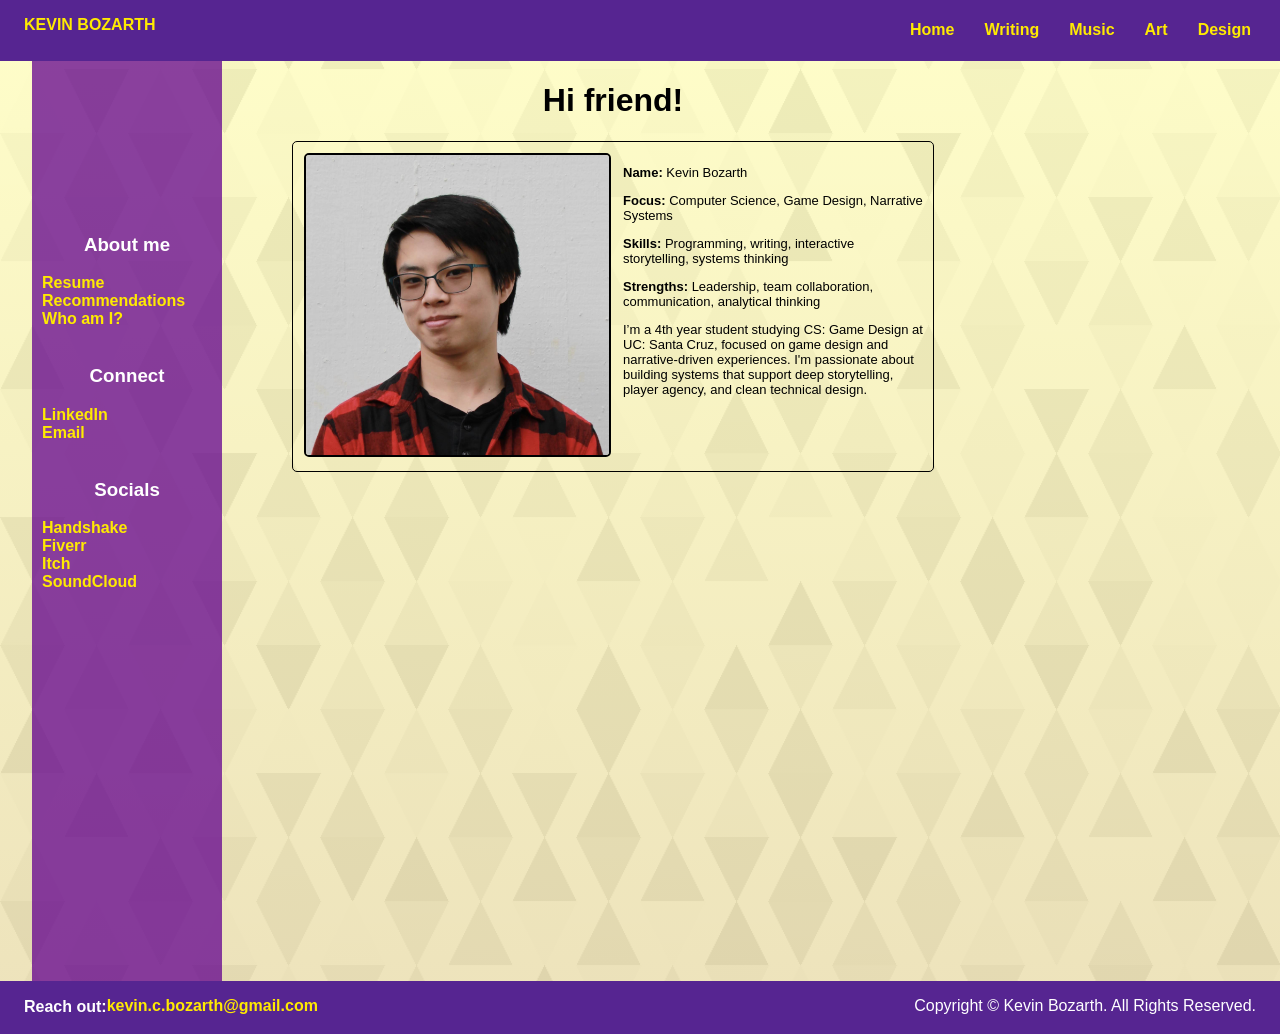
<file: aboutme.html>
<!DOCTYPE html>
<html lang="en">
<head>
    <link rel="icon" type="image/png" href="favicon.png">
    <meta charset="UTF-8" />
    <meta name="viewport" content="width=device-width, initial-scale=1.0" />
    <title>This is Kevin</title>
    <link rel="stylesheet" href="style.css">
</head>

<body>
<header id="headerBar" class="headerBar stickyHeader flexContainer coloredBar"></header>
<div class="columnWrapper">

<aside id="sidebar" class="sidebar"></aside>

<main class="mainContent">
    <div class="pushMiddle">
            <h1>Hi friend!</h1>
        </div>
        <div class="flexContainer aboutMe">
            <div class="headShot">
                <img src="images/headPhoto.png" alt="Kevin">
            </div>
            <div class="projectText">
                <p><b>Name: </b>Kevin Bozarth</p>
                <p><b>Focus: </b>Computer Science, Game Design, Narrative Systems</p>
                <p><b>Skills: </b>Programming, writing, interactive storytelling, systems thinking</p>
                <p><b>Strengths: </b>Leadership, team collaboration, communication, analytical thinking</p>
                <p>I’m a 4th year student studying CS: Game Design at UC: Santa Cruz, 
                    focused on game design and narrative-driven experiences. 
                    I'm passionate about building systems that support 
                    deep storytelling, player agency, and clean technical design.
                </p>
            </div>
        </div>
</main>
</div> <!-- End of column wrapper -->

<footer id="footerBar" class="footerBar flexContainer coloredBar"></footer>

<script src="bars.js"></script>
</body>
</file>
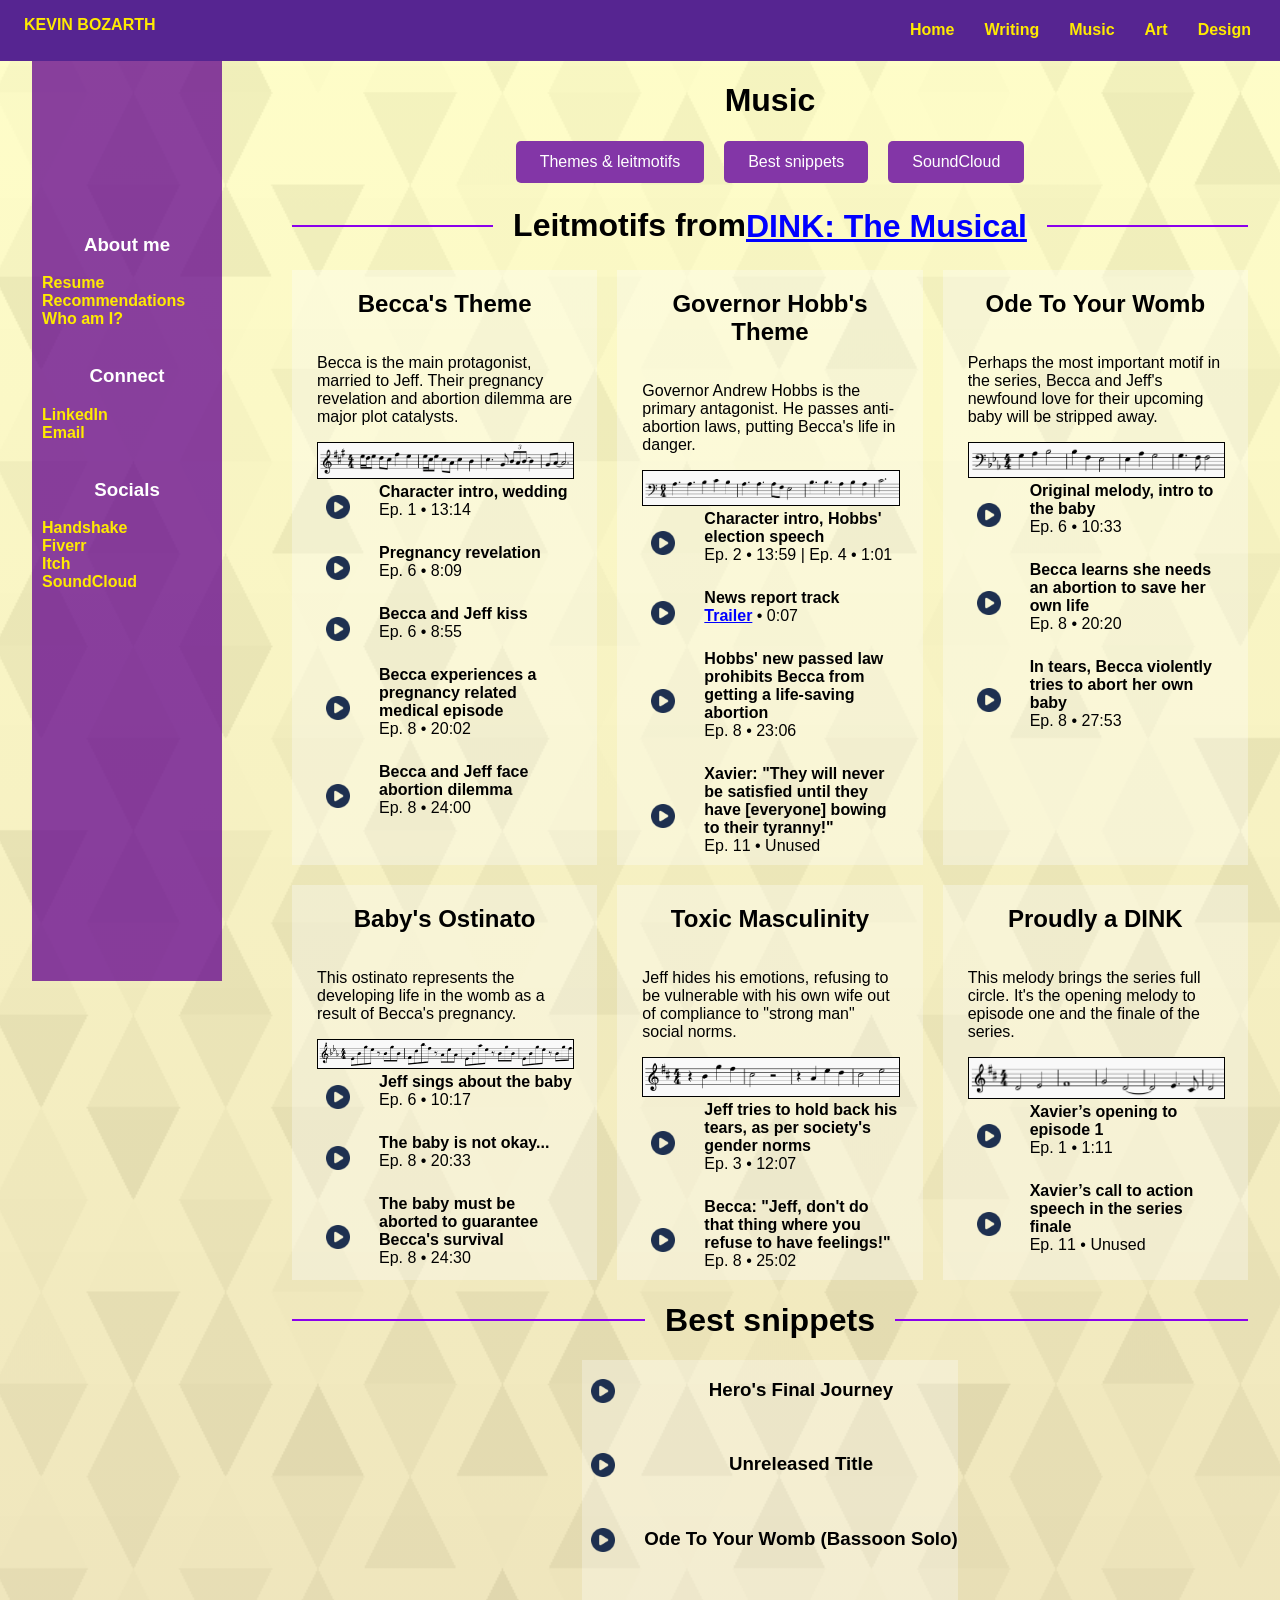
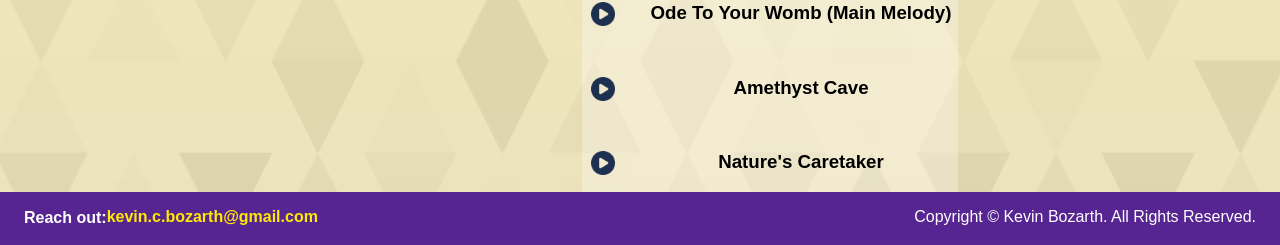
<file: music projects.html>
<!DOCTYPE html>
<html lang="en">
<head>
    <link rel="icon" type="image/png" href="favicon.png">
    <meta charset="UTF-8" />
    <meta name="viewport" content="width=device-width, initial-scale=1.0" />
    <title>Kevin's Music</title>
    <link rel="stylesheet" href="style.css">
</head>

<body>
<header id="headerBar" class="headerBar stickyHeader flexContainer coloredBar"></header>
<div class="columnWrapper">

<aside id="sidebar" class="sidebar"></aside>

<main class ="mainContent">
    <div class="intro">
        <h1>Music</h1>
        <div class="flexContainer pushMiddle">
            <a href="#motifs"><button class="button" type="button">Themes & leitmotifs</button></a>
            <a href="#bestSnippets"><button class="button" type="button">Best snippets</button></a>
            <a href="https://soundcloud.com/kevin-bozarth" target="_blank"><button class="button" type="button">SoundCloud</button></a>
        </div>
    </div>

    <div id="motifs">
        <h1 class="sectionHeader normalHL">Leitmotifs fromㅤ<a href="https://open.spotify.com/show/1Y8fcatXh3eecDr0oUYBFk?si=0607e97377f34e7b" target="_blank">DINK: The Musical</a></h1>
        <div class="tripleColumn">
            <!-- Becca's Theme -->
            <div class="motifColumn">
                <div class="pushMiddle"><h2>Becca's Theme</h2></div>
                <p>Becca is the main protagonist, married to Jeff. Their pregnancy revelation and abortion dilemma are major plot catalysts.</p>
                <div class="scoreMotif">
                    <img src="images\scores\Becca.png">
                </div>
                <div class="motifDouble">
                    <div class="soundItem">
                        <audio class="audioPlayer" src="audio/DINK Motifs/Beccas Theme - Main.wav" preload="metadata"></audio>
                        <button class="audioButton"><img class="audioIcon" src="images/icons/play.png" alt="Play"></button>
                    </div>
                    <div class="motifInfo"><b>Character intro, wedding</b><br>Ep. 1 • 13:14</div>
                    <div class="soundItem">
                        <audio class="audioPlayer" src="audio/DINK Motifs/Beccas Theme - Pregnancy Revelation.wav" preload="metadata"></audio>
                        <button class="audioButton"><img class="audioIcon" src="images/icons/play.png" alt="Play"></button>
                    </div>
                    <div class="motifInfo"><b>Pregnancy revelation</b><br>Ep. 6 • 8:09</div>
                    <div class="soundItem">
                        <audio class="audioPlayer" src="audio/DINK Motifs/Beccas Theme - Kiss.wav" preload="metadata"></audio>
                        <button class="audioButton"><img class="audioIcon" src="images/icons/play.png" alt="Play"></button>
                    </div>
                    <div class="motifInfo"><b>Becca and Jeff kiss</b><br>Ep. 6 • 8:55</div>
                    <div class="soundItem">
                        <audio class="audioPlayer" src="audio/DINK Motifs/Beccas Theme - Medical Episode.wav" preload="metadata"></audio>
                        <button class="audioButton"><img class="audioIcon" src="images/icons/play.png" alt="Play"></button>
                    </div>
                    <div class="motifInfo"><b>Becca experiences a pregnancy related medical episode</b><br>Ep. 8 • 20:02</div>
                    <div class="soundItem">
                        <audio class="audioPlayer" src="audio/DINK Motifs/Beccas Theme - Abortion Dilemma.wav" preload="metadata"></audio>
                        <button class="audioButton"><img class="audioIcon" src="images/icons/play.png" alt="Play"></button>
                    </div>
                    <div class="motifInfo"><b>Becca and Jeff face abortion dilemma</b><br>Ep. 8 • 24:00</div>
                </div>
            </div>
            <!-- Hobb's Theme -->
            <div class="motifColumn">
                <div class="pushMiddle"><h2>Governor Hobb's Theme</h2></div>
                <p>Governor Andrew Hobbs is the primary antagonist. He passes anti-abortion laws, putting Becca's life in danger.</p>
                <div class="scoreMotif">
                    <img src="images\scores\Hobbs.png">
                </div>
                <div class="motifDouble">
                    <div class="soundItem">
                        <audio class="audioPlayer" src="audio/DINK Motifs/Governor Hobbs Theme - Main.wav" preload="metadata"></audio>
                        <button class="audioButton"><img class="audioIcon" src="images/icons/play.png" alt="Play"></button>
                    </div>
                    <div class="motifInfo"><b>Character intro, Hobbs' election speech</b><br>Ep. 2 • 13:59 | Ep. 4 • 1:01</div>
                    <div class="soundItem">
                        <audio class="audioPlayer" src="audio/DINK Motifs/Governor Hobbs Theme - News Report.wav" preload="metadata"></audio>
                        <button class="audioButton"><img class="audioIcon" src="images/icons/play.png" alt="Play"></button>
                    </div>
                    <div class="motifInfo normalHL"><b>News report track</b><br><a href="https://www.youtube.com/watch?v=7aWFXY5wnnI" target="_blank">Trailer</a> • 0:07</div>
                    <div class="soundItem">
                        <audio class="audioPlayer" src="audio/DINK Motifs/Governor Hobbs Theme - Mortality Risk.wav" preload="metadata"></audio>
                        <button class="audioButton"><img class="audioIcon" src="images/icons/play.png" alt="Play"></button>
                    </div>
                    <div class="motifInfo"><b>Hobbs' new passed law prohibits Becca from getting a life-saving abortion</b><br>Ep. 8 • 23:06</div>
                    <div class="soundItem">
                        <audio class="audioPlayer" src="audio/DINK Motifs/Governor Hobbs Theme - Protest.wav" preload="metadata"></audio>
                        <button class="audioButton"><img class="audioIcon" src="images/icons/play.png" alt="Play"></button>
                    </div>
                    <div class="motifInfo"><b>Xavier: "They will never be satisfied until they have [everyone] bowing to their tyranny!"</b><br>Ep. 11 • Unused</div>
                </div>
            </div>
            <!-- OTYW -->
            <div class="motifColumn">
                <div class="pushMiddle"><h2>Ode To Your Womb</h2></div>
                <p>Perhaps the most important motif in the series, Becca and Jeff's newfound love for their upcoming baby will be stripped away.</p>
                <div class="scoreMotif">
                    <img src="images\scores\OTYW.png">
                </div>
                <div class="motifDouble">
                    <div class="soundItem">
                        <audio class="audioPlayer" src="audio/DINK Motifs/Ode To Your Womb - Main.wav" preload="metadata"></audio>
                        <button class="audioButton"><img class="audioIcon" src="images/icons/play.png" alt="Play"></button>
                    </div>
                    <div class="motifInfo"><b>Original melody, intro to the baby</b><br>Ep. 6 • 10:33</div>
                    <div class="soundItem">
                        <audio class="audioPlayer" src="audio/DINK Motifs/Ode To Your Womb - Medical Episode.wav" preload="metadata"></audio>
                        <button class="audioButton"><img class="audioIcon" src="images/icons/play.png" alt="Play"></button>
                    </div>
                    <div class="motifInfo"><b>Becca learns she needs an abortion to save her own life</b><br>Ep. 8 • 20:20</div>
                    <div class="soundItem">
                        <audio class="audioPlayer" src="audio/DINK Motifs/Ode To Your Womb - Self Abortion.wav" preload="metadata"></audio>
                        <button class="audioButton"><img class="audioIcon" src="images/icons/play.png" alt="Play"></button>
                    </div>
                    <div class="motifInfo"><b>In tears, Becca violently tries to abort her own baby</b><br>Ep. 8 • 27:53</div>
                </div>
            </div>
            <!-- Baby's Ostinato -->
            <div class="motifColumn">
                <div class="pushMiddle"><h2>Baby's Ostinato</h2></div>
                <p>This ostinato represents the developing life in the womb as a result of Becca's pregnancy.</p>
                <div class="scoreMotif">
                    <img src="images\scores\Baby.png">
                </div>
                <div class="motifDouble">
                    <div class="soundItem">
                        <audio class="audioPlayer" src="audio/DINK Motifs/Babys Ostinado - Main.wav" preload="metadata"></audio>
                        <button class="audioButton"><img class="audioIcon" src="images/icons/play.png" alt="Play"></button>
                    </div>
                    <div class="motifInfo"><b>Jeff sings about the baby</b><br>Ep. 6 • 10:17</div>
                    <div class="soundItem">
                        <audio class="audioPlayer" src="audio/DINK Motifs/Babys Ostinado - Medical Episode.wav" preload="metadata"></audio>
                        <button class="audioButton"><img class="audioIcon" src="images/icons/play.png" alt="Play"></button>
                    </div>
                    <div class="motifInfo"><b>The baby is not okay...</b><br>Ep. 8 • 20:33</div>
                    <div class="soundItem">
                        <audio class="audioPlayer" src="audio/DINK Motifs/Babys Ostinado - Mortality Risk.wav" preload="metadata"></audio>
                        <button class="audioButton"><img class="audioIcon" src="images/icons/play.png" alt="Play"></button>
                    </div>
                    <div class="motifInfo"><b>The baby must be aborted to guarantee Becca's survival</b><br>Ep. 8 • 24:30</div>
                </div>
            </div>
            <!-- Toxic Masculinity -->
            <div class="motifColumn">
                <div class="pushMiddle"><h2>Toxic Masculinity</h2></div>
                <p>Jeff hides his emotions, refusing to be vulnerable with his own wife out of compliance to "strong man" social norms.</p>
                <div class="scoreMotif">
                    <img src="images\scores\Feelings.png">
                </div>
                <div class="motifDouble">
                    <div class="soundItem">
                        <audio class="audioPlayer" src="audio/DINK Motifs/Refuse to Feel Emotions - Main.wav" preload="metadata"></audio>
                        <button class="audioButton"><img class="audioIcon" src="images/icons/play.png" alt="Play"></button>
                    </div>
                    <div class="motifInfo"><b>Jeff tries to hold back his tears, as per society's gender norms</b><br>Ep. 3 • 12:07</div>
                    <div class="soundItem">
                        <audio class="audioPlayer" src="audio/DINK Motifs/Refuse to Feel Emotions - Mortality Risk.wav" preload="metadata"></audio>
                        <button class="audioButton"><img class="audioIcon" src="images/icons/play.png" alt="Play"></button>
                    </div>
                    <div class="motifInfo"><b>Becca: "Jeff, don't do that thing where you refuse to have feelings!"</b><br>Ep. 8 • 25:02</div>
                </div>
            </div>
            <!-- DINK -->
            <div class="motifColumn">
                <div class="pushMiddle"><h2>Proudly a DINK</h2></div>
                <p>This melody brings the series full circle. It's the opening melody to episode one and the finale of the series.</p>
                <div class="scoreMotif">
                    <img src="images\scores\DINK.png">
                </div>
                <div class="motifDouble">
                    <div class="soundItem">
                        <audio class="audioPlayer" src="audio/DINK Motifs/Proudly a DINK - Intro.wav" preload="metadata"></audio>
                        <button class="audioButton"><img class="audioIcon" src="images/icons/play.png" alt="Play"></button>
                    </div>
                    <div class="motifInfo"><b>Xavier’s opening to episode 1</b><br>Ep. 1 • 1:11</div>
                    <div class="soundItem">
                        <audio class="audioPlayer" src="audio/DINK Motifs/Proudly a DINK - Finale.wav" preload="metadata"></audio>
                        <button class="audioButton"><img class="audioIcon" src="images/icons/play.png" alt="Play"></button>
                    </div>
                    <div class="motifInfo"><b>Xavier’s call to action speech in the series finale</b><br>Ep. 11 • Unused</div>
                </div>
            </div>
        </div>
    </div>

    <div id="bestSnippets">
        <div class="sectionHeader pushMiddle"><h1>Best snippets</h1></div>
            <div class="snippets motifDouble pushMiddle">
                <div class="soundItem">
                    <audio class="audioPlayer" src="audio/Best snippets/Hero's Final Journey.wav" preload="metadata"></audio>
                    <button class="audioButton"><img class="audioIcon" src="images/icons/play.png" alt="Play"></button>
                </div>
                <h3>Hero's Final Journey</h3>
                <div class="soundItem">
                    <audio class="audioPlayer" src="audio/Best snippets/Untitled Title.wav" preload="metadata"></audio>
                    <button class="audioButton"><img class="audioIcon" src="images/icons/play.png" alt="Play"></button>
                </div>
                <h3>Unreleased Title</h3>
                <div class="soundItem">
                    <audio class="audioPlayer" src="audio/Best snippets/OTYW Bassoon.wav" preload="metadata"></audio>
                    <button class="audioButton"><img class="audioIcon" src="images/icons/play.png" alt="Play"></button>
                </div>
                <h3>Ode To Your Womb (Bassoon Solo)</h3>
                <div class="soundItem">
                    <audio class="audioPlayer" src="audio/Best snippets/OTYW Melody.wav" preload="metadata"></audio>
                    <button class="audioButton"><img class="audioIcon" src="images/icons/play.png" alt="Play"></button>
                </div>
                <h3>Ode To Your Womb (Main Melody)</h3>
                <div class="soundItem">
                    <audio class="audioPlayer" src="audio/Best snippets/Amethyst_Cave (1).wav" preload="metadata"></audio>
                    <button class="audioButton"><img class="audioIcon" src="images/icons/play.png" alt="Play"></button>
                </div>
                <h3>Amethyst Cave</h3>
                <div class="soundItem">
                    <audio class="audioPlayer" src="audio/Best snippets/Natures Caretaker.wav" preload="metadata"></audio>
                    <button class="audioButton"><img class="audioIcon" src="images/icons/play.png" alt="Play"></button>
                </div>
                <h3>Nature's Caretaker</h3>
            </div>
        </div>
    </div>

</main>
</div> <!-- End of column wrapper -->

<footer id="footerBar" class="footerBar flexContainer coloredBar"></footer>

<script src="bars.js"></script>
<script src="audio-control.js"></script>
</body>
</file>
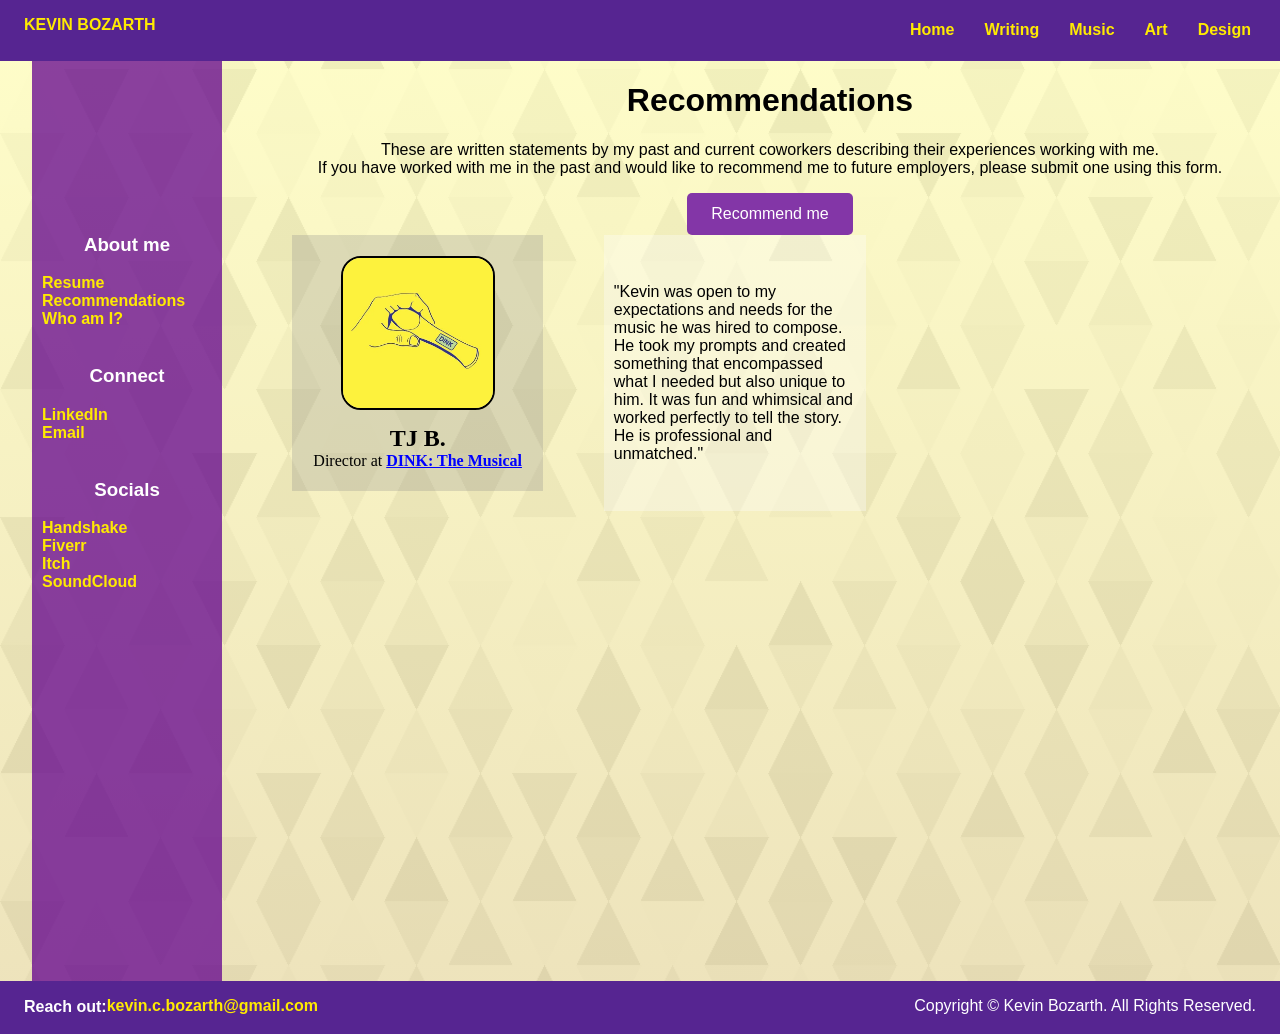
<file: recommendations.html>
<!DOCTYPE html>
<html lang="en">
<head>
    <link rel="icon" type="image/png" href="favicon.png">
    <meta charset="UTF-8" />
    <meta name="viewport" content="width=device-width, initial-scale=1.0" />
    <title>Kevin's colleagues</title>
    <link rel="stylesheet" href="style.css">
</head>

<body>
<header id="headerBar" class="headerBar stickyHeader flexContainer coloredBar"></header>
<div class="columnWrapper">

<aside id="sidebar" class="sidebar"></aside>

<main class ="mainContent">
    <div class="intro">
        <h1>Recommendations</h1>
        <p>These are written statements by my past and current coworkers describing their experiences working with me. <br>If you have worked with me in the past and would like to recommend me to future employers, please submit one using this form.</p>
        <div class="flexContainer pushMiddle">
            <a href="https://forms.gle/7Tgx2mZv7GoGV4DB8" target="_blank"><button class="button" type="button">Recommend me</button></a>
        </div>
    </div>
    <!-- TJ Bozarth -->
    <div class="doubleColumn">
        <div class="speaker">
            <div class="speakerPic"><img src="images/headshots/DINK.webp" alt="DINK Logo"></div>
            <div class="speakerName">TJ B.</div>
            <div class="speakerRole normalHL">Director at <a href="https:/Dinkthemusical.com" target="_blank">DINK: The Musical</a></div>
        </div>
        <div class="speakerQuote">
            "Kevin was open to my expectations and needs for the music he was hired to compose. He took my prompts and created something that encompassed what I needed but also unique to him. It was fun and whimsical and worked perfectly to tell the story. He is professional and unmatched."
        </div>
    </div>
</main>
</div> <!-- End of column wrapper -->

<footer id="footerBar" class="footerBar flexContainer coloredBar"></footer>

<script src="bars.js"></script>
</body>
</file>
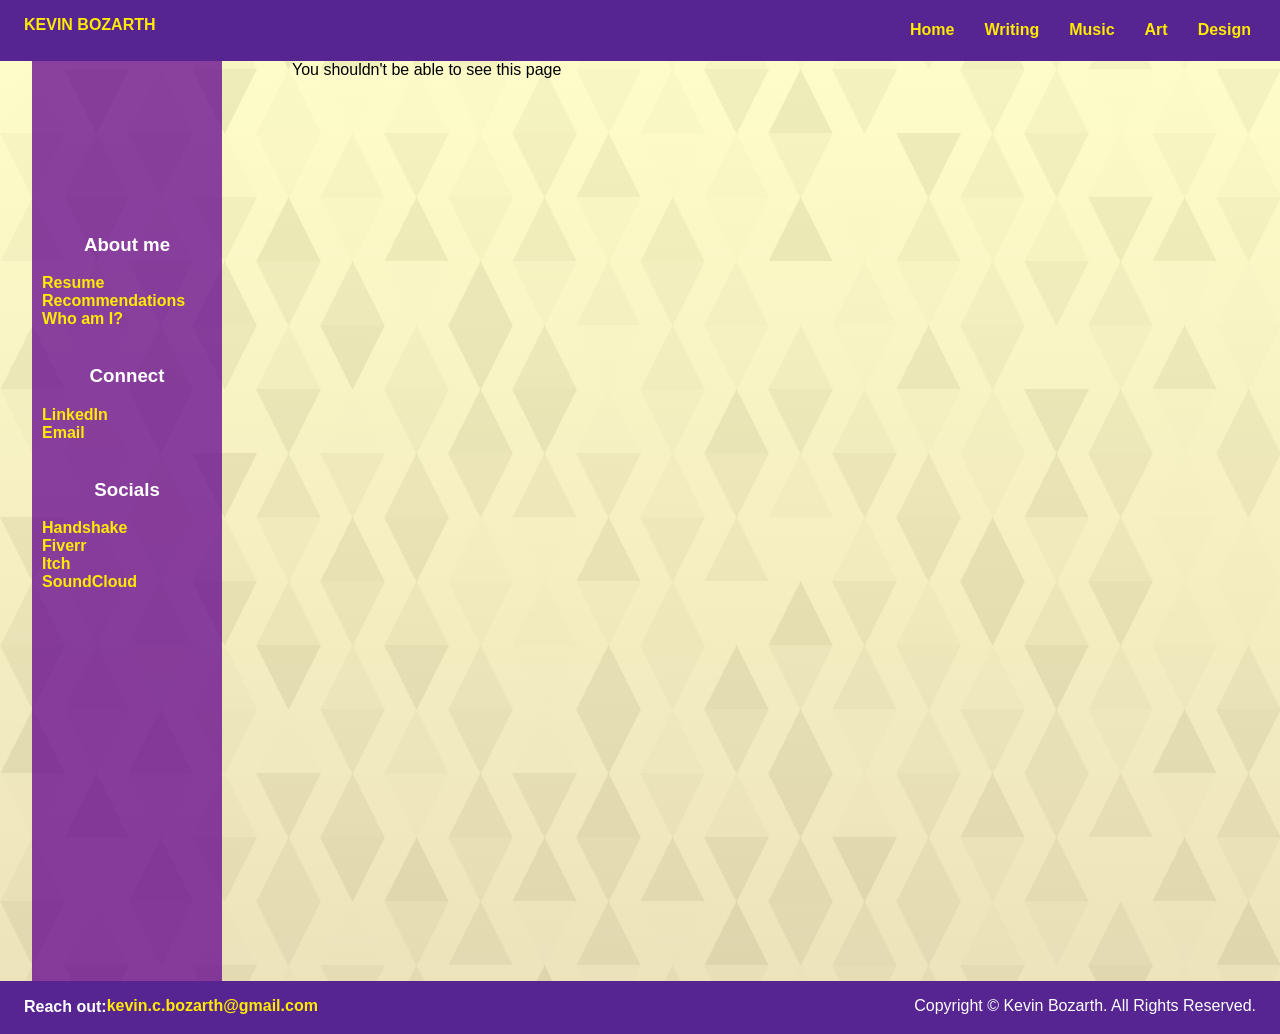
<file: template.html>
<!DOCTYPE html>
<html lang="en">
<head>
    <link rel="icon" type="image/png" href="favicon.png">
    <meta charset="UTF-8" />
    <meta name="viewport" content="width=device-width, initial-scale=1.0" />
    <title>Kevin's Writing</title>
    <link rel="stylesheet" href="style.css">
</head>

<body>
<header id="headerBar" class="headerBar stickyHeader flexContainer coloredBar"></header>
<div class="columnWrapper">

<aside id="sidebar" class="sidebar"></aside>

<main class ="mainContent">
    You shouldn't be able to see this page
</main>
</div> <!-- End of column wrapper -->

<footer id="footerBar" class="footerBar flexContainer coloredBar"></footer>

<script src="bars.js"></script>
</body>
</file>
<file: style.css>
html {
    scroll-behavior: smooth;
    scroll-padding-top: 80px;
}

body {
    margin: 0;
    display: flex;
    align-items: center;
    flex-direction: column;
    font-family: Verdana, Geneva, Tahoma, sans-serif;
    /* background-color:rgba(20, 212, 237, 0.532); */
    background-image: linear-gradient(rgba(255, 251, 0, 0.21), rgba(186, 146, 0, 0.265)), url("images/triangleBackground.PNG");
    background-size: cover;
    background-position: center;
    background-repeat: repeat;
}

a {
    color: rgb(255, 234, 1);
    text-decoration: none;
    font-weight: bold;
}
a:hover {
    color: rgb(255, 211, 54);
}
a:active {
    color: rgb(220, 164, 53);
}
.normalHL a {
    color: blue;
    text-decoration: underline;
}

/* Universal elements */

.sectionHeader {
    display: flex;
    align-items: center;
    text-align: center;
    width: 100%;
    font-weight: bold;
    color: rgb(0, 0, 0)
}
.sectionHeader::before,
.sectionHeader::after {
    content: "";
    flex: 1;
    height: 2px;
    background-color: rgb(138, 0, 236);
}
.sectionHeader::before {
    margin-right: 20px;
}
.sectionHeader::after {
    margin-left: 20px;
}

.thinLine {
    border: none;
    height: 1px;
    background-color: #636262;
    margin: 40px;
}

.stickyHeader {
    position: sticky;
    min-height: 61px;
    top: 0; 
}

.stickyFooter {
    position: sticky;
    bottom: 0; 
}

.stickyLeftBar {
    position: sticky;
    left: 0; 
}

.sidebar {
    width: 170px;
    flex-shrink: 0; /* Prevent shrink */
    position: sticky;
    height: fit-content;
    top: 40px;
    left: 0px;
    margin-right: 50px;
    padding: 10px;
    height: 100vh; /* Takes up 100% of the viewport height */
    /* background-color: #3b50d6; */
    background-color: hsla(281, 100%, 28%, 0.747); 
    color: white;
}

.button {
    background-color:#8336a7;
    color: white;
    padding: 12px 24px;
    font-size: 16px;

    border: none;
    border-radius: 5px;
    cursor: pointer;

    /* transition: background-color 0.00s ease; */
}
.button:hover {
    background-color:#9047b7;
    transform: scale(1.01);
}
.button:active {
    background-color:#7431a0;
    transform: scale(0.99);
}

/* Classes */

.column {
    flex: 0;
    padding: 5px;
}

.pushLeft {
    display: flex;
    justify-content: left;
    margin-right: auto;
}

.pushMiddle {
    display: flex;
    text-align: center;
    align-items: center;
    justify-content: center;
}

.pushRight {
    display: flex;
    justify-content: right;
    margin-left: auto;
}

.flexContainer { /* Best for distributing space dynamically along one row */
    display: flex;
    gap: 20px;
}

.gridContainer { /* Best for controlling exact sizing of track columns */
    display: grid;
    grid-template-columns: repeat(3, 1fr);
    gap: 20px;
}

.doubleColumn {
    display: grid;
    grid-template-columns: 1fr 1fr;
    max-width: 60%;
    gap: 20px;
    column-gap: 50px;
}

.tripleColumn {
    display: grid;
    grid-template-columns: 1fr 1fr 1fr;
    min-width: 100px;
    gap: 20px;
}

.coloredBar {
    width: 100%;
    z-index: 1000;
    box-sizing: border-box;
    background-color: #562591;
    padding: 16px 24px;
    color: white;
}

/* Regular */

.projectShowcase {
    width: 100%;
    display: flex;
    gap: 20px;
}
.projectShowcase img {
    width: 100%;
    aspect-ratio: 16 / 9;
    object-fit: cover;
    height: auto;
}
.projectText {
    width: 40%;
    min-width: 40%; 
    overflow-wrap: break-word; 
}
.projectImage {
    width: 100%;
    flex: 1;
    max-width: 500px
}

.projectArt img {
    width: 100%;
    height: 100%;
    max-width: 500px;
    object-fit: contain;
}

.animation {
    width: 360px;
    height: 220px;
    object-fit: contain;
    overflow: hidden;
}
.animation img {
    width: 100%;
    height: 100%;
    object-fit: contain;
    image-rendering: pixelated;
}

.miniShowcase { /* One column, two rows */
    display: grid;
    grid-template-columns: 1fr;
    grid-template-rows: repeat(2, 1fr);
    background-color: #ffffff;
    min-width: 200px;
    max-width: 350px;
}
.miniShowcase img {
    width: 100%;
    aspect-ratio: 16 / 9;
    object-fit: cover;
    height: auto;
    min-width: 200px;
    max-width: 350px;
}

.columnWrapper {
    width: 95%;
    display: flex;
    gap: 20px;
    align-items: flex-start; /* Allows the sticky element to move within the parent */
}

.content {
    flex-grow: 1;
}

.intro, .bringHeader {
    text-align: center;
}

/* Who am I */

.aboutMe {
    width: fit-content;
    height: fit-content;
    border: 1px solid rgb(0, 0, 0);
    border-radius: 5px;
    padding: 10px;
    background-position: top;
    display: grid;
    grid-template-columns: 1fr 1fr;
    grid-gap: 20px;
    font-size: 13px;
}
.aboutMe div {
    width: 300px;
    align-items: center;
}
.aboutMe img {
    height: 300px;
    border-radius: 5px;
    border: 2px solid rgb(0, 0, 0);
    align-items: left;
    object-fit: cover;
    object-position: center;
    margin-top: 1px;
    margin-bottom: 1px;
    margin-left: 1px;
}
.portrait div {
    width: 10px;
    margin-right: 300px;
}
.headShot {
    object-fit: cover;
    flex: 1;
    max-width: 500px;
    height: auto;
    border: #ae00ff;
    border-radius: 5px;
}

/* Recommendation stuff */

.speaker {
    padding: 8%;
    width: 80%;
    background: rgba(137, 137, 137, 0.265);
}
.speakerPic { 
    align-items: center;
    justify-content: center;
    background: rgba(255, 166, 0, 0);
    display: flex;
    padding-bottom: 15px;
}
.speakerPic img {
    min-width: 70px;
    max-width: 150px;
    border-radius: 20px;
    border-color: rgba(35, 35, 35, 0.799);
    border: 2px solid;
    aspect-ratio: 1 / 1;
}
.speakerName {
    text-align: center;
    background: rgba(255, 255, 0, 0);
    font-weight: bold;
    font-size: 24px;
    font-family: 'Times New Roman', Times, serif;
}
.speakerRole {
    text-align: center;
    background: rgba(255, 192, 203, 0);
    font-family: Georgia, 'Times New Roman', Times, serif;
}
.speakerQuote {
    display: flex;
    align-items: center;
    height: 100%;
    padding-top: 10px;
    padding-bottom: 10px;
    padding-left: 10px;
    padding-right: 10px;
    background: rgba(252, 252, 252, 0.336);
}


/* Audio stuff */

.motifColumn {
    padding-left: 25px;
    padding-right: 25px;
    background: rgba(252, 252, 252, 0.336);
}

.motifDouble {
    display: grid;
    grid-template-columns: auto 1fr;
    grid-gap: 15px 20px;
    max-width: 600px;
    margin: 0 auto;
    align-items: center;
}

.motifInfo {
    background-color: rgba(255, 0, 0, 0);
    padding-bottom: 10px;
}

.scoreMotif img {
    min-width: 100%;
    max-width: 100%;
    border: 1px solid black;
}

.soundItem {
    padding-top: 5px;
    display: inline-block;
}

.audioButton {
    background: rgba(255, 192, 203, 0);
    border: none;
    cursor: pointer;
    transition: all 0.2s ease;
}
.audioButton img {
    max-width: 30px;
}

.snippets {
    align-items: center;
    justify-content: center;
    background: rgba(250, 250, 250, 0.308);
    width: fit-content;
    max-width: 400px;
}

/* .soundboardContainer {
    display: flex;
    gap: 15px;
    padding: 20px;
} */
</file>
